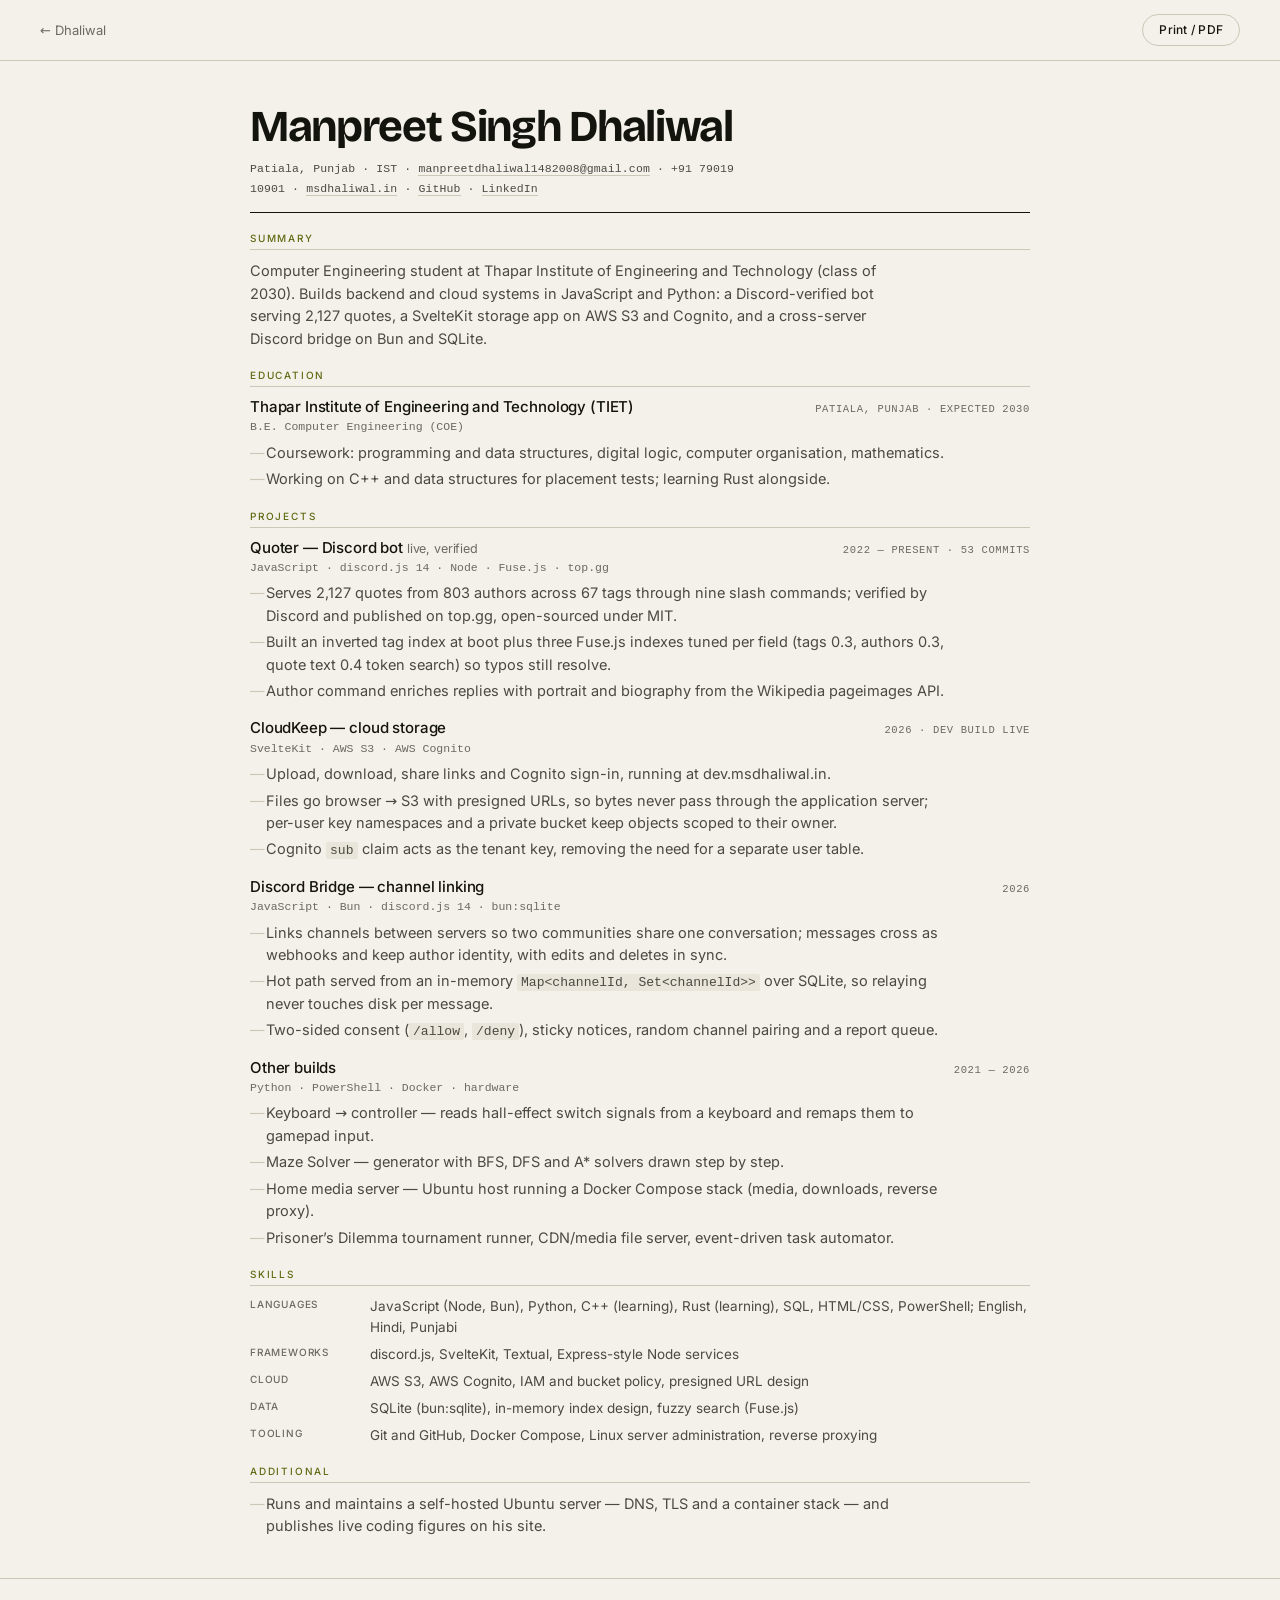
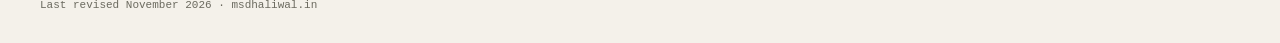
<file: resume.html>
<!doctype html>
<html lang="en">
<head>
<meta charset="utf-8">
<meta name="viewport" content="width=device-width,initial-scale=1">
<title>Résumé — Manpreet Singh Dhaliwal</title>
<meta name="description" content="Résumé of Manpreet Singh Dhaliwal: computer engineering at TIET Patiala, backend and cloud development, Discord platforms.">
<link rel="canonical" href="https://msdhaliwal.in/resume.html">
<meta name="theme-color" content="#f3efe7">
<link rel="icon" href="data:image/svg+xml,%3Csvg xmlns='http://www.w3.org/2000/svg' viewBox='0 0 32 32'%3E%3Crect width='32' height='32' fill='%2305060d'/%3E%3Ccircle cx='16' cy='16' r='7' fill='none' stroke='%23d7ff3f' stroke-width='1.6'/%3E%3Ccircle cx='16' cy='16' r='2.4' fill='%23d7ff3f'/%3E%3C/svg%3E">
<link rel="stylesheet" href="assets/css/resume.css">
</head>
<body>
<a class="skip" href="#main">Skip to content</a>
<nav class="bar">
  <a href="index.html">← Dhaliwal</a>
  <button type="button" onclick="window.print()">Print / PDF</button>
</nav>

<main id="main">
  <header>
    <h1>Manpreet Singh Dhaliwal</h1>
    <p class="sub">
      Patiala, Punjab · IST ·
      <a href="mailto:manpreetdhaliwal1482008@gmail.com">manpreetdhaliwal1482008@gmail.com</a> ·
      +91 79019 10901 ·
      <a href="https://msdhaliwal.in">msdhaliwal.in</a> ·
      <a href="https://github.com/Its-manpreet">GitHub</a> ·
      <a href="https://www.linkedin.com/in/manpreet-dhaliwal-521b3625a">LinkedIn</a>
    </p>
  </header>

  <section>
    <h2>Summary</h2>
    <p>Computer Engineering student at Thapar Institute of Engineering and Technology (class of 2030). Builds backend and cloud systems in JavaScript and Python: a Discord-verified bot serving 2,127 quotes, a SvelteKit storage app on AWS S3 and Cognito, and a cross-server Discord bridge on Bun and SQLite.</p>
  </section>

  <section>
    <h2>Education</h2>
    <div class="role">
      <div>
        <h3>Thapar Institute of Engineering and Technology (TIET)</h3>
        <p class="stack">B.E. Computer Engineering (COE)</p>
      </div>
      <span class="meta">Patiala, Punjab · expected 2030</span>
    </div>
    <ul>
      <li>Coursework: programming and data structures, digital logic, computer organisation, mathematics.</li>
      <li>Working on C++ and data structures for placement tests; learning Rust alongside.</li>
    </ul>
  </section>

  <section>
    <h2>Projects</h2>

    <div class="role">
      <div>
        <h3>Quoter — Discord bot <span class="tag">live, verified</span></h3>
        <p class="stack">JavaScript · discord.js 14 · Node · Fuse.js · top.gg</p>
      </div>
      <span class="meta">2022 — present · 53 commits</span>
    </div>
    <ul>
      <li>Serves 2,127 quotes from 803 authors across 67 tags through nine slash commands; verified by Discord and published on top.gg, open-sourced under MIT.</li>
      <li>Built an inverted tag index at boot plus three Fuse.js indexes tuned per field (tags 0.3, authors 0.3, quote text 0.4 token search) so typos still resolve.</li>
      <li>Author command enriches replies with portrait and biography from the Wikipedia pageimages API.</li>
    </ul>

    <div class="role">
      <div>
        <h3>CloudKeep — cloud storage</h3>
        <p class="stack">SvelteKit · AWS S3 · AWS Cognito</p>
      </div>
      <span class="meta">2026 · dev build live</span>
    </div>
    <ul>
      <li>Upload, download, share links and Cognito sign-in, running at dev.msdhaliwal.in.</li>
      <li>Files go browser → S3 with presigned URLs, so bytes never pass through the application server; per-user key namespaces and a private bucket keep objects scoped to their owner.</li>
      <li>Cognito <code>sub</code> claim acts as the tenant key, removing the need for a separate user table.</li>
    </ul>

    <div class="role">
      <div>
        <h3>Discord Bridge — channel linking</h3>
        <p class="stack">JavaScript · Bun · discord.js 14 · bun:sqlite</p>
      </div>
      <span class="meta">2026</span>
    </div>
    <ul>
      <li>Links channels between servers so two communities share one conversation; messages cross as webhooks and keep author identity, with edits and deletes in sync.</li>
      <li>Hot path served from an in-memory <code>Map&lt;channelId, Set&lt;channelId&gt;&gt;</code> over SQLite, so relaying never touches disk per message.</li>
      <li>Two-sided consent (<code>/allow</code>, <code>/deny</code>), sticky notices, random channel pairing and a report queue.</li>
    </ul>

    <div class="role">
      <div>
        <h3>Other builds</h3>
        <p class="stack">Python · PowerShell · Docker · hardware</p>
      </div>
      <span class="meta">2021 — 2026</span>
    </div>
    <ul>
      <li>Keyboard → controller — reads hall-effect switch signals from a keyboard and remaps them to gamepad input.</li>
      <li>Maze Solver — generator with BFS, DFS and A* solvers drawn step by step.</li>
      <li>Home media server — Ubuntu host running a Docker Compose stack (media, downloads, reverse proxy).</li>
      <li>Prisoner’s Dilemma tournament runner, CDN/media file server, event-driven task automator.</li>
    </ul>
  </section>

  <section>
    <h2>Skills</h2>
    <dl class="cols">
      <dt>Languages</dt>
      <dd>JavaScript (Node, Bun), Python, C++ (learning), Rust (learning), SQL, HTML/CSS, PowerShell; English, Hindi, Punjabi</dd>
      <dt>Frameworks</dt>
      <dd>discord.js, SvelteKit, Textual, Express-style Node services</dd>
      <dt>Cloud</dt>
      <dd>AWS S3, AWS Cognito, IAM and bucket policy, presigned URL design</dd>
      <dt>Data</dt>
      <dd>SQLite (bun:sqlite), in-memory index design, fuzzy search (Fuse.js)</dd>
      <dt>Tooling</dt>
      <dd>Git and GitHub, Docker Compose, Linux server administration, reverse proxying</dd>
    </dl>
  </section>

  <section>
    <h2>Additional</h2>
    <ul>
      <li>Runs and maintains a self-hosted Ubuntu server — DNS, TLS and a container stack — and publishes live coding figures on his site.</li>
    </ul>
  </section>
</main>

<footer><span>Last revised November 2026 · msdhaliwal.in</span></footer>
</body>
</html>
</file>
<file: assets/css/resume.css>
/* Résumé — light, printable, same typefaces as the site. */
@font-face{font-family:"Bricolage Grotesque";font-style:normal;font-weight:700;font-display:swap;src:url("../fonts/bricolage-700-latin.woff2") format("woff2")}
@font-face{font-family:"Bricolage Grotesque";font-style:normal;font-weight:500;font-display:swap;src:url("../fonts/bricolage-500-latin.woff2") format("woff2")}
@font-face{font-family:Inter;font-style:normal;font-weight:400;font-display:swap;src:url("../fonts/inter-400-latin.woff2") format("woff2")}
@font-face{font-family:Inter;font-style:normal;font-weight:500;font-display:swap;src:url("../fonts/inter-500-latin.woff2") format("woff2")}

:root{
  --paper:#f4f1ea; --ink:#14140f; --soft:#4b4a42; --faint:#6b6a5f; --rule:#cdc7b8;
  --ac:#5c6b12; --ac2:#8ea31b;
}
*{box-sizing:border-box}
body{
  margin:0;background:var(--paper);color:var(--ink);
  font:400 14.5px/1.55 Inter,system-ui,sans-serif;
  -webkit-font-smoothing:antialiased;
}
a{color:inherit;text-decoration:none;border-bottom:1px solid var(--rule)}
a:hover{color:var(--ac);border-color:var(--ac)}
:focus-visible{outline:2px solid var(--ac);outline-offset:3px}
.skip{position:absolute;left:-9999px}
.skip:focus{left:8px;top:8px;background:#fff;padding:8px 12px;border:1px solid var(--ink)}

.bar{
  display:flex;justify-content:space-between;align-items:center;gap:16px;
  padding:14px clamp(16px,5vw,40px);border-bottom:1px solid var(--rule);
  font-size:13px;color:var(--faint);
}
.bar a{border:0}
.bar button{
  font:500 12px/1 Inter,sans-serif;letter-spacing:.02em;color:var(--ink);
  background:none;border:1px solid var(--rule);border-radius:99px;padding:9px 16px;cursor:pointer;
}
.bar button:hover{border-color:var(--ink)}

main{max-width:860px;margin:0 auto;padding:clamp(22px,4vw,44px) clamp(16px,5vw,40px) 40px}

header{border-bottom:1.5px solid var(--ink);padding-bottom:14px}
h1{font:700 clamp(30px,4.6vw,44px)/1 "Bricolage Grotesque",sans-serif;letter-spacing:-.03em;margin:0}
.sub{font:400 11.5px/1.7 ui-monospace,Menlo,monospace;letter-spacing:.01em;color:var(--soft);margin:10px 0 0}
.sub a{border-bottom-color:var(--rule)}

section{margin-top:20px}
h2{
  font:500 10px/1 Inter,sans-serif;letter-spacing:.18em;text-transform:uppercase;color:var(--ac);
  margin:0 0 10px;padding-bottom:6px;border-bottom:1px solid var(--rule);
}
p{margin:0 0 8px;color:var(--soft);max-width:74ch}
ul{margin:4px 0 0;padding:0;list-style:none;display:grid;gap:4px}
li{position:relative;padding-left:16px;color:var(--soft);max-width:78ch}
li::before{content:"—";position:absolute;left:0;color:var(--rule)}
code{font:400 .9em/1.4 ui-monospace,Menlo,monospace;background:#e9e5da;padding:1px 4px;border-radius:2px}

.role{display:flex;justify-content:space-between;align-items:baseline;gap:14px;flex-wrap:wrap;margin:16px 0 6px}
.role:first-of-type{margin-top:4px}
.role h3{font:500 15px/1.3 Inter,sans-serif;letter-spacing:-.01em;margin:0}
.role .tag{font-weight:400;color:var(--faint);font-size:12.5px}
.role .stack{font:400 11.5px/1.4 ui-monospace,Menlo,monospace;color:var(--faint);margin:3px 0 0}
.role .meta{font:400 10.5px/1.4 ui-monospace,Menlo,monospace;letter-spacing:.06em;text-transform:uppercase;color:var(--faint)}

.cols{display:grid;grid-template-columns:104px 1fr;gap:6px 16px;margin:0}
.cols dt{font:500 10px/1.6 Inter,sans-serif;letter-spacing:.08em;text-transform:uppercase;color:var(--faint)}
.cols dd{margin:0;color:var(--soft);font-size:13.5px}

footer{padding:18px clamp(16px,5vw,40px) 30px;border-top:1px solid var(--rule);color:var(--faint);font:400 11px/1.5 ui-monospace,Menlo,monospace}

@media (max-width:640px){
  .role{flex-direction:column;gap:4px}
  .cols{grid-template-columns:1fr;gap:2px}
  .cols dt{margin-top:8px}
}

@media print{
  :root{--paper:#fff;--ac:#41500d}
  .bar,footer{display:none}
  body{background:#fff;font-size:9pt;line-height:1.34}
  main{max-width:none;padding:0}
  h1{font-size:24pt}
  h2{font-size:7.6pt;margin-bottom:6px;padding-bottom:3px}
  section{margin-top:9px}
  p,li{font-size:9pt;line-height:1.32}
  .role{margin:8px 0 3px}
  .role h3{font-size:10pt}
  ul{gap:1px}
  @page{margin:10mm 12mm}
  section{break-inside:avoid}
}

@media (prefers-color-scheme:dark){
  /* keep the résumé light on purpose: it exists to be printed */
}
</file>
